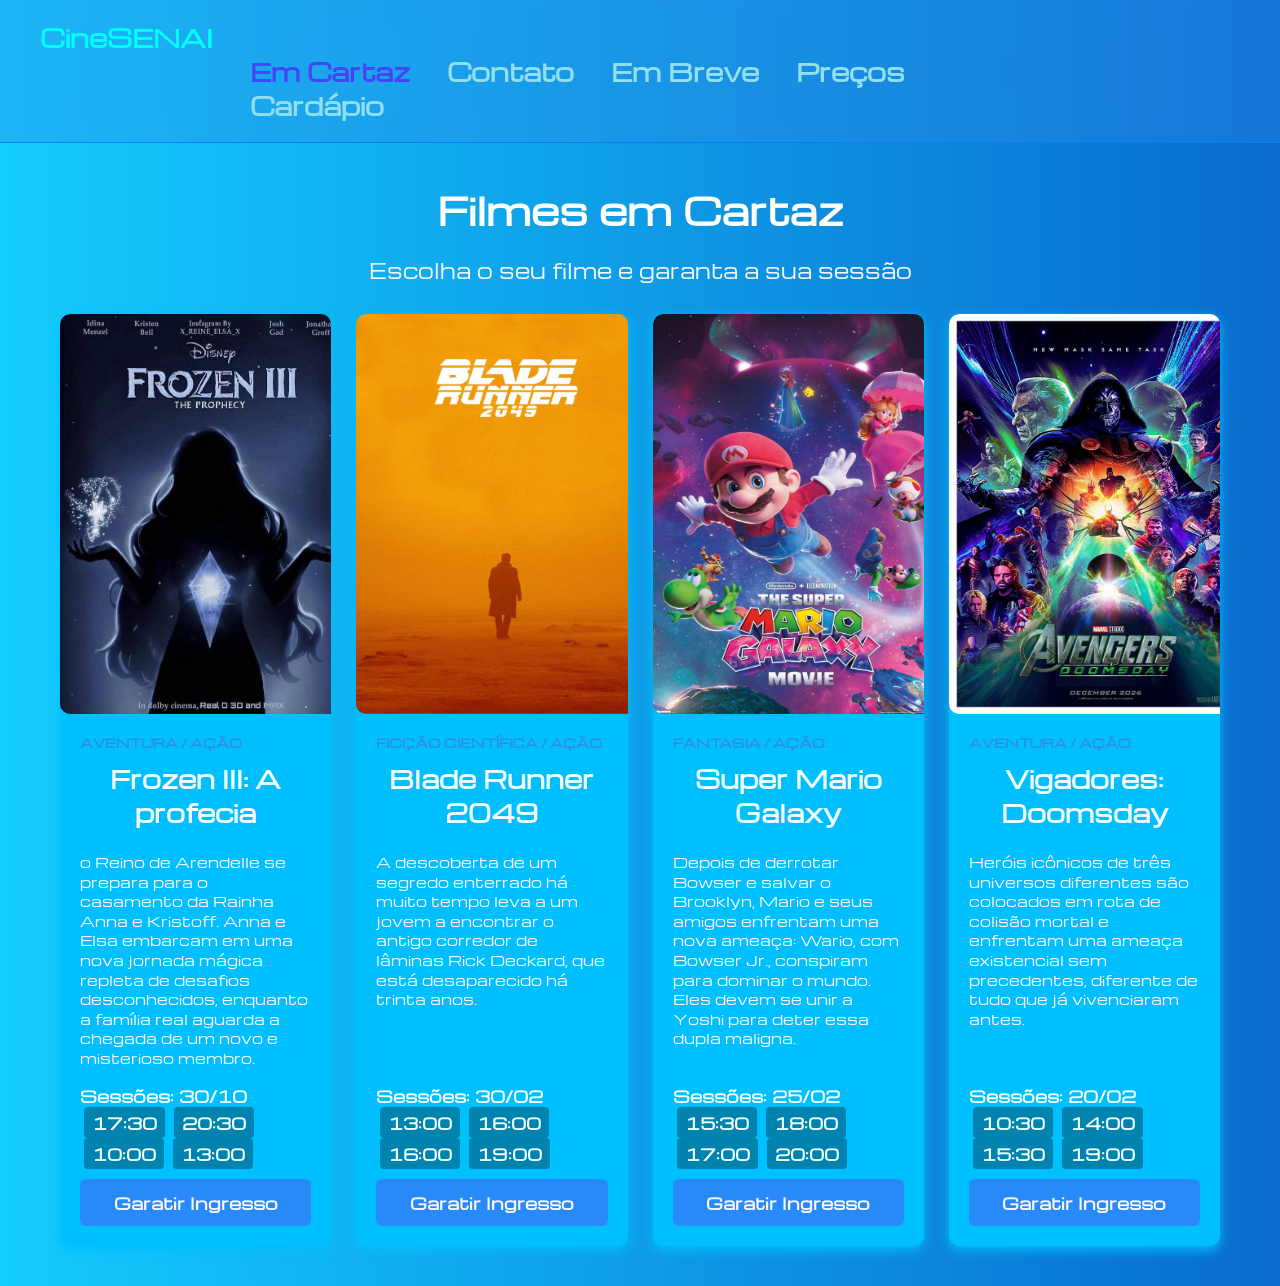
<file: index.html>
<!DOCTYPE html>
<html lang="pt-BR">
<head>
    <meta charset="UTF-8">
    <meta name="viewport" content="width=device-width, initial-scale=1.0">
    
    <title>CineSENAI - Filmes em Cartaz</title>
    <link rel="stylesheet" href="style.css">

    <link rel="icon" type="image/png" href="CineSENAI (1).png">
    <!-- colocando a imagem -->

<!-- semântica -> principal para motores de busca (uso de palavras chave) -->
 <!-- Tag pai -> tem filho e vice versa -->
</head>
<body>
    <!-- <img src="Design sem nome.png" class="vaiProFundo"> -->
<!-- corpo do site -->
    <header class="cabecalho">
    <!-- cabeçalho -->
        <div class="logo">
            <!-- bloco para codigos / divisao do site -->
            CineSENAI
            <nav class="menu">
                <!-- menu de NAV egação -->
                <a href="index.html" class="selecionado">Em Cartaz</a>
                <a href="contato.html">Contato</a>
                <!-- target="_blank" cria uma nova aba -->
                <a href="emBreve.html">Em Breve</a>
                <a href="garantirIngresso.html">Preços</a>
                <a href="cardapio.html">Cardápio</a>
            </nav>
        </div>
    </header> 
    
    <main class="container">
        <!-- conteudo pricipal do site -->
        
        <h1 class="titulo-secao">Filmes em Cartaz</h1>
        <p class="subtitulo">Escolha o seu filme e garanta a sua sessão</p>


         <section class="grade-filmes">
             <!-- bloco que agrupa conteudo sobre o mesmo assunto -->
                <article class="card-filme">

                <!--article -> filho do section (pq ta dentro dele)  -->
                <img src="download (1).jpg" alt="Frozen III: A profecia">
                <!-- o alt é para o motor de busca saber o que é -->

                <div class="conteudo-filme">

                    <span class="genero"> Aventura / Ação </span>
                    <h2 class="nome-filme">Frozen III: A profecia</h2>
                    <p class="sinopse">o Reino de Arendelle se prepara para o casamento da Rainha Anna e Kristoff. Anna e Elsa embarcam em uma nova jornada mágica repleta de desafios desconhecidos, enquanto a família real aguarda a chegada de um novo e misterioso membro.</p>
                    
                    <div class="secoes">

                        <strong>Sessões: 30/10</strong>

                        <span class="horario">17:30</span>
                        <span class="horario">20:30</span>

                        <span class="horario">10:00</span>

                        <span class="horario">13:00</span>
                    </div>
                    <a href="garantirIngresso.html" class="botao-comprar">Garatir Ingresso</a>
                </div>  
                
              </article>

              <!-- FILME 2 -->

               <article class="card-filme">

                <!--article -> filho do section (pq ta dentro dele)  -->
                <img src="Blade Runner 2049.jpg" alt="blade runner 2049">
                <!-- o alt é para o motor de busca saber o que é -->

                <div class="conteudo-filme">

                    <span class="genero"> Ficção científica / Ação </span>
                    <h2 class="nome-filme">Blade Runner 2049</h2>
                    <p class="sinopse">A descoberta de um segredo enterrado há muito tempo leva a um jovem a encontrar o antigo corredor de lâminas Rick Deckard, que está desaparecido há trinta anos.</p>
                    
                    <div class="secoes">

                        <strong>Sessões: 30/02</strong>
                        
                        <span class="horario">13:00</span>
                        <span class="horario">16:00</span>

                        <span class="horario">16:00</span>
                        <span class="horario">19:00</span>
                    </div>
                    <a href="garantirIngresso.html" class="botao-comprar">Garatir Ingresso</a>
                </div>  
                
              </article>

              <!-- FILME 3 -->

               <article class="card-filme">

                <!--article -> filho do section (pq ta dentro dele)  -->
                <img src="The Super Mario Galaxy Movie.jpg" alt="Super Mario Galaxy Filme">
                <!-- o alt é para o motor de busca saber o que é -->

                <div class="conteudo-filme">

                    <span class="genero"> Fantasia / Ação </span>
                    <h2 class="nome-filme">Super Mario Galaxy</h2>
                    <p class="sinopse">Depois de derrotar Bowser e salvar o Brooklyn, Mario e seus amigos enfrentam uma nova ameaça: Wario, com Bowser Jr., conspiram para dominar o mundo. Eles devem se unir a Yoshi para deter essa dupla maligna.</p>
                    
                    <div class="secoes">

                        <strong>Sessões: 25/02</strong>

                        <span class="horario">15:30</span>
                        <span class="horario">18:00</span>

                        <span class="horario">17:00</span>

                        <span class="horario">20:00</span>
                    </div>
                    <a href="garantirIngresso.html" class="botao-comprar">Garatir Ingresso</a>
                </div>  
                
              </article>

              <!-- FILME 4 -->

               <article class="card-filme">

                <!--article -> filho do section (pq ta dentro dele)  -->
                <img src="AVENGERS DOOMSDAY poster hd 2026.jpg" alt="Vigadores: Doomsday">
                <!-- o alt é para o motor de busca saber o que é -->

                <div class="conteudo-filme">

                    <span class="genero"> Aventura / Ação </span>
                    <h2 class="nome-filme">Vigadores: Doomsday</h2>
                    <p class="sinopse">Heróis icônicos de três universos diferentes são colocados em rota de colisão mortal e enfrentam uma ameaça existencial sem precedentes, diferente de tudo que já vivenciaram antes.</p>
                    
                    <div class="secoes">

                        <strong>Sessões: 20/02</strong>

                        <span class="horario">10:30</span>
                        <span class="horario">14:00</span>

                        <span class="horario">15:30</span>

                        <span class="horario">19:00</span>
                    </div>
                                            
                    <a href="garantirIngresso.html" class="botao-comprar">Garatir Ingresso</a>
                </div>  
                
              </article>

              
              
         </section>
    </main>
</body>
</html>
</file>
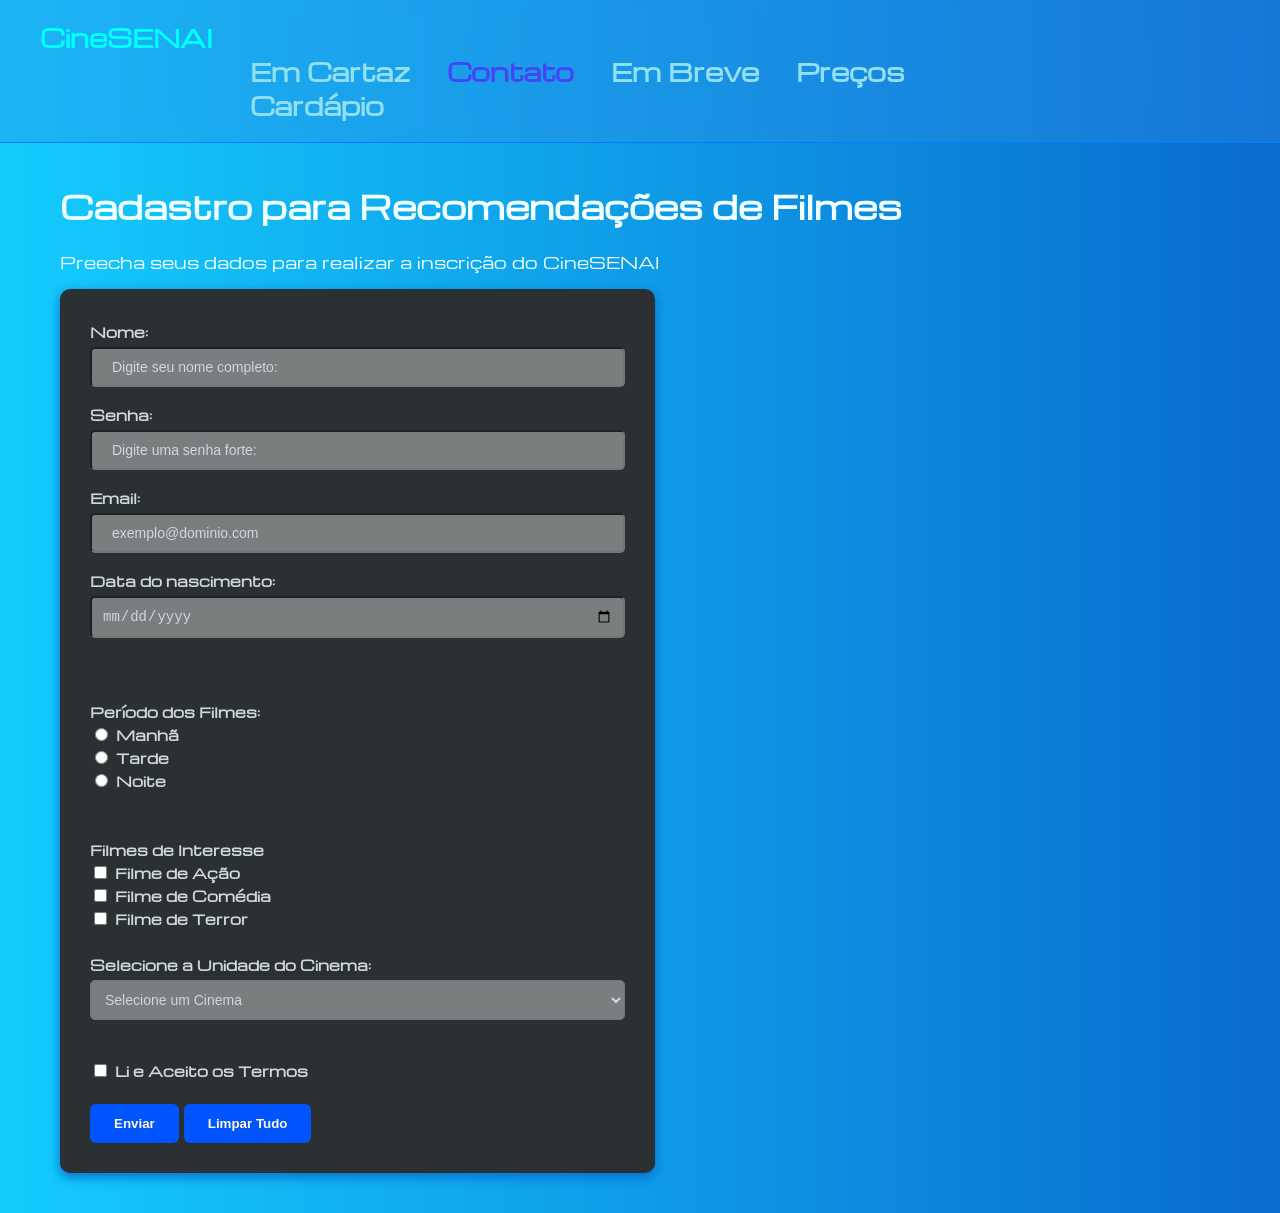
<file: contato.html>
<!DOCTYPE html>
<html lang="pt-BR">
<head>
    <meta charset="UTF-8">
    <meta name="viewport" content="width=device-width, initial-scale=1.0">
    <title>Contato</title>
    <link rel="stylesheet" href="style.css">
    <link rel="icon" type="image/png" href="CineSENAI (1).png">
</head>
<body>
    <!-- corpo do site -->
    <header class="cabecalho">
    <!-- cabeçalho -->
        <div class="logo">
            <!-- bloco para codigos / divisao do site -->
            CineSENAI
            <nav class="menu">
                <a href="index.html">Em Cartaz</a>
                <a href="contato.html" class="selecionado">Contato</a>
                <a href="emBreve.html">Em Breve</a>
                <a href="garantirIngresso.html">Preços</a>
                <a href="cardapio.html">Cardápio</a>
            </nav>
        </div>
    </header> 
    
    <main class="container">
        <h1>Cadastro para Recomendações de Filmes</h1>
        <p>Preecha seus dados para realizar a inscrição do CineSENAI</p>
        
        
        <div class="areaInscricao">
            
            <form action="/processar-cadastro" method="post" class="colunaForm">
                
                <!-- ------------------ NOME ---------------------------------------- -->
                <label for="nome">Nome: </label>
                <input type="text" name="nome" id="nome" placeholder="Digite seu nome completo: " required minlength="3" maxlength="50">
                <br>
                <!-- precisa de uma tage para saber que é um nome, pra isso existe o "name" -->
                
                <!-- ------------------ SENHA ---------------------------------------- -->
                <label for="senha">Senha: </label>
                <input type="password" name="senha" id="senha" placeholder="Digite uma senha forte: " required minlength="8" maxlength="15">
                <br>

                <!-- ------------------ EMAIL ---------------------------------------- -->
                <label for="email">Email: </label>
                <input type="email" name="email" id="email" placeholder="exemplo@dominio.com" required>
                <br>

                <!-- ------------------ DATA NASCIMENTO ---------------------------------------- -->
                <label for="dataNasc">Data do nascimento: </label>
                <input type="date" name="dataNasc" id="dataNasc" placeholder="Digite sua data de nascimento: " min="1900-01-01" max="2026-12-31" required>
                <br><br><br>


                

                
                <!-- ------------------ PERÍODO DOS FILMES ---------------------------------------- -->
                <label>Período dos Filmes: </label>
                
                <br>
                
                <!-- ------------------ MANHA ---------------------------------------- -->
                <input type="radio" name="turno" id="turnoManha" value="manha" required>
                <label for="turnoManha">Manhã</label>
                
                <br>
                
                <!-- ------------------ TARDE ---------------------------------------- -->
                <input type="radio" name="turno" id="turnoTarde" value="tarde" required>
                <label for="turnoTarde">Tarde</label>
                
                <br>
                
                <!-- ------------------ NOITE ---------------------------------------- -->
                <input type="radio" name="turno" id="turnoNoite" value="noite" required>
                <label for="turnoTarde">Noite</label>
                <!-- se o name do turnoTarde, TurnoNoite e turnoManha forem diferentes, eles podem ser selecionados juntos -->
                
                

                <br><br><br>
                <!-- ------------------ Filmes de interesse ---------------------------------------- -->
                <label>Filmes de Interesse</label>
                <br>
                
                
                <!-- ------------------ AÇÃO ---------------------------------------- -->

                <input type="checkbox" name="interesse" id="acao">
                <label for="acao">Filme de Ação</label>
                <br>
                
                <!-- ------------------ COMÉDIA ---------------------------------------- -->
                <input type="checkbox" name="interesse" id="comedia">
                <label for="comedia">Filme de Comédia</label>
                <br>
                
                <!-- ------------------ TERROR ---------------------------------------- -->
                <input type="checkbox" name="interesse" id="terror">
                <label for="terror">Filme de Terror</label>
                <br>
                <br>
                
                
                <!-- ------------------- Selecionar unidade ---------------------------------------- -->
                <label for="unidade">Selecione a Unidade do Cinema: </label>
                
                <select name="unidade" id="unidade" required>

                    <option value="" disa selected>Selecione um Cinema</option>
                    <option value="sp">São Paulo - Capital</option>
                    <option value="votuporanga">Votuporanga</option>
                    <option value="sebastianopolis">Sebastianópolis do Sul</option>
                    <option value="valentim">Valentim</option>
                    <option value="parisi">Parisi</option>
                    <option value="vilaCarvalho">Vila Carvalho</option>
                    <option value="Simonsen">Simonsen</option>

                </select>
                <br><br>
                <input type="checkbox" name="termos" id="termos">
                <label for="termos">Li e Aceito os Termos</label>
                <br><br>

                <button type="submit" class="btnEnviar">Enviar</button>
                <button type="reset" class="btnLimpar">Limpar Tudo</button>
                
            </form>
            <!-- action = onde vai ser armazenado o formulario -->
            <div class="colunaMidia"><iframe src="https://www.google.com/maps/embed?pb=!1m18!1m12!1m3!1d5525.53797360967!2d-49.92918627005194!3d-20.657384982115513!2m3!1f0!2f0!3f0!3m2!1i1024!2i768!4f13.1!3m3!1m2!1s0x94bd64b1f3d46219%3A0x983ea8986b35a770!2sSebastian%C3%B3polis%20do%20Sul%2C%20SP%2C%2015180-000!5e1!3m2!1spt-BR!2sbr!4v1787665705579!5m2!1spt-BR!2sbr" width="600" height="450" style="border:0;" allowfullscreen="" loading="lazy" referrerpolicy="strict-origin-when-cross-origin"></iframe>
            

            <!-- <iframe width="560" height="315" src="https://www.youtube.com/embed/DBagKdhTklI?si=8zol1l0vnaOvvYPD" title="YouTube video player" frameborder="0" allow="accelerometer; autoplay; clipboard-write; encrypted-media; gyroscope; picture-in-picture; web-share" referrerpolicy="strict-origin-when-cross-origin" allowfullscreen></iframe> -->

                        <!-- <iframe width="700" height="400" src="https://diekmann.github.io/wasm-fizzbuzz/doom/" title="YouTube video player" frameborder="0" allow="accelerometer; autoplay; clipboard-write; encrypted-media; gyroscope; picture-in-picture; web-share" referrerpolicy="strict-origin-when-cross-origin" allowfullscreen></iframe> -->
            <iframe width="560" height="315" src="https://www.youtube.com/embed/Ru4rhdbCMVA?si=otYlTpz1NHzByV0M" title="YouTube video player" frameborder="0" allow="accelerometer; autoplay; clipboard-write; encrypted-media; gyroscope; picture-in-picture; web-share" referrerpolicy="strict-origin-when-cross-origin" allowfullscreen></iframe>
            <!-- no google maps, youtube, sla -> compartilhar -> icorporar -> copiar -->

            </div>
        </div>
    </main>

</body>
</html>
</file>
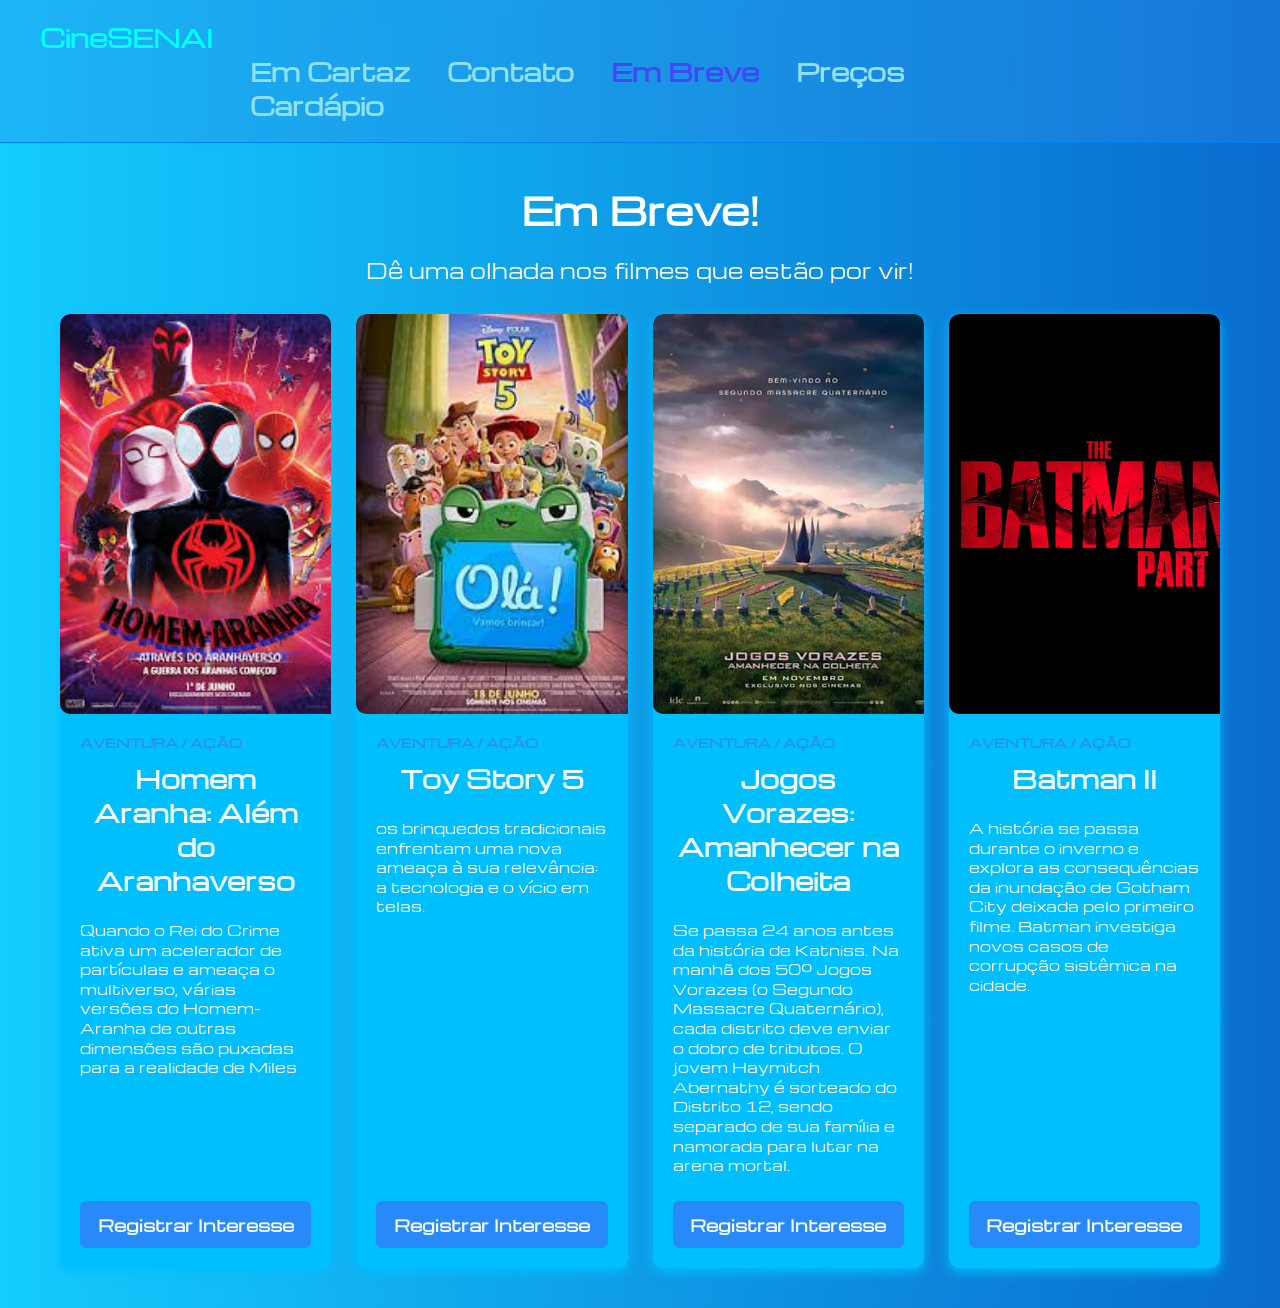
<file: emBreve.html>
<!DOCTYPE html>
<html lang="pt-BR">
<head>
    <meta charset="UTF-8">
    <meta name="viewport" content="width=device-width, initial-scale=1.0">
    
    <title>CineSENAI - Filmes em Cartaz</title>
    <link rel="stylesheet" href="style.css">

    <link rel="icon" type="image/png" href="CineSENAI (1).png">
</head>
<body>

    <header class="cabecalho">

        <div class="logo">

            CineSENAI
            <nav class="menu">
                <!-- menu de NAV egação -->
                <a href="index.html">Em Cartaz</a>
                <a href="contato.html">Contato</a>
                <a href="emBreve.html" class="selecionado">Em Breve</a>
                <a href="garantirIngresso.html">Preços</a>
                <a href="cardapio.html">Cardápio</a>
            </nav>
        </div>
    </header> 
    
    <main class="container">
        <h1 class="titulo-secao">Em Breve!</h1>
        <p class="subtitulo">Dê uma olhada nos filmes que estão por vir!</p>


         <section class="grade-filmes">

<!-- ------------------------ FILME 1 --------------------------------------- -->
            <article class="card-filme">

                <img src="homemAranha.jpg" alt="Homem Aranha: Além do Aranhaverso">

                <div class="conteudo-filme">

                    <span class="genero"> Aventura / Ação </span>
                    <h2 class="nome-filme">Homem Aranha: Além do Aranhaverso</h2>
                    <p class="sinopse">Quando o Rei do Crime ativa um acelerador de partículas e ameaça o multiverso, várias versões do Homem-Aranha de outras dimensões são puxadas para a realidade de Miles</p>
                    
                    <a href="" class="botao-comprar">Registrar Interesse</a>
                </div>  
                
              </article>

              
<!-- ------------------------ FILME 2 --------------------------------------- -->
            <article class="card-filme">

                <img src="toyStory.jpg" alt="Toy Story 5">

                <div class="conteudo-filme">

                    <span class="genero"> Aventura / Ação </span>
                    <h2 class="nome-filme">Toy Story 5</h2>
                    <p class="sinopse">os brinquedos tradicionais enfrentam uma nova ameaça à sua relevância: a tecnologia e o vício em telas.</p>
                    
                    <a href="" class="botao-comprar">Registrar Interesse</a>
                </div>  
                
              </article>

              
<!-- ------------------------ FILME 3 --------------------------------------- -->
            <article class="card-filme">

                <img src="jogosVorazes.jpg" alt="Jogos Vorazes: Amanhecer na Colheita">

                <div class="conteudo-filme">

                    <span class="genero"> Aventura / Ação </span>
                    <h2 class="nome-filme">Jogos Vorazes: Amanhecer na Colheita</h2>
                    <p class="sinopse">Se passa 24 anos antes da história de Katniss. Na manhã dos 50º Jogos Vorazes (o Segundo Massacre Quaternário), cada distrito deve enviar o dobro de tributos. O jovem Haymitch Abernathy é sorteado do Distrito 12, sendo separado de sua família e namorada para lutar na arena mortal.</p>
                    
                    <a href="" class="botao-comprar">Registrar Interesse</a>
                </div>  
                
              </article>

              
<!-- ------------------------ FILME 4 --------------------------------------- -->
            <article class="card-filme">

                <img src="batmaII.jpg" alt="Batman II">

                <div class="conteudo-filme">

                    <span class="genero"> Aventura / Ação </span>
                    <h2 class="nome-filme">Batman II</h2>
                    <p class="sinopse">A história se passa durante o inverno e explora as consequências da inundação de Gotham City deixada pelo primeiro filme. Batman investiga novos casos de corrupção sistêmica na cidade.</p>
                    
                    <a href="" class="botao-comprar">Registrar Interesse</a>
                </div>  
                
              </article>

              

              
              
         </section>
    </main>
</body>
</html>
</file>
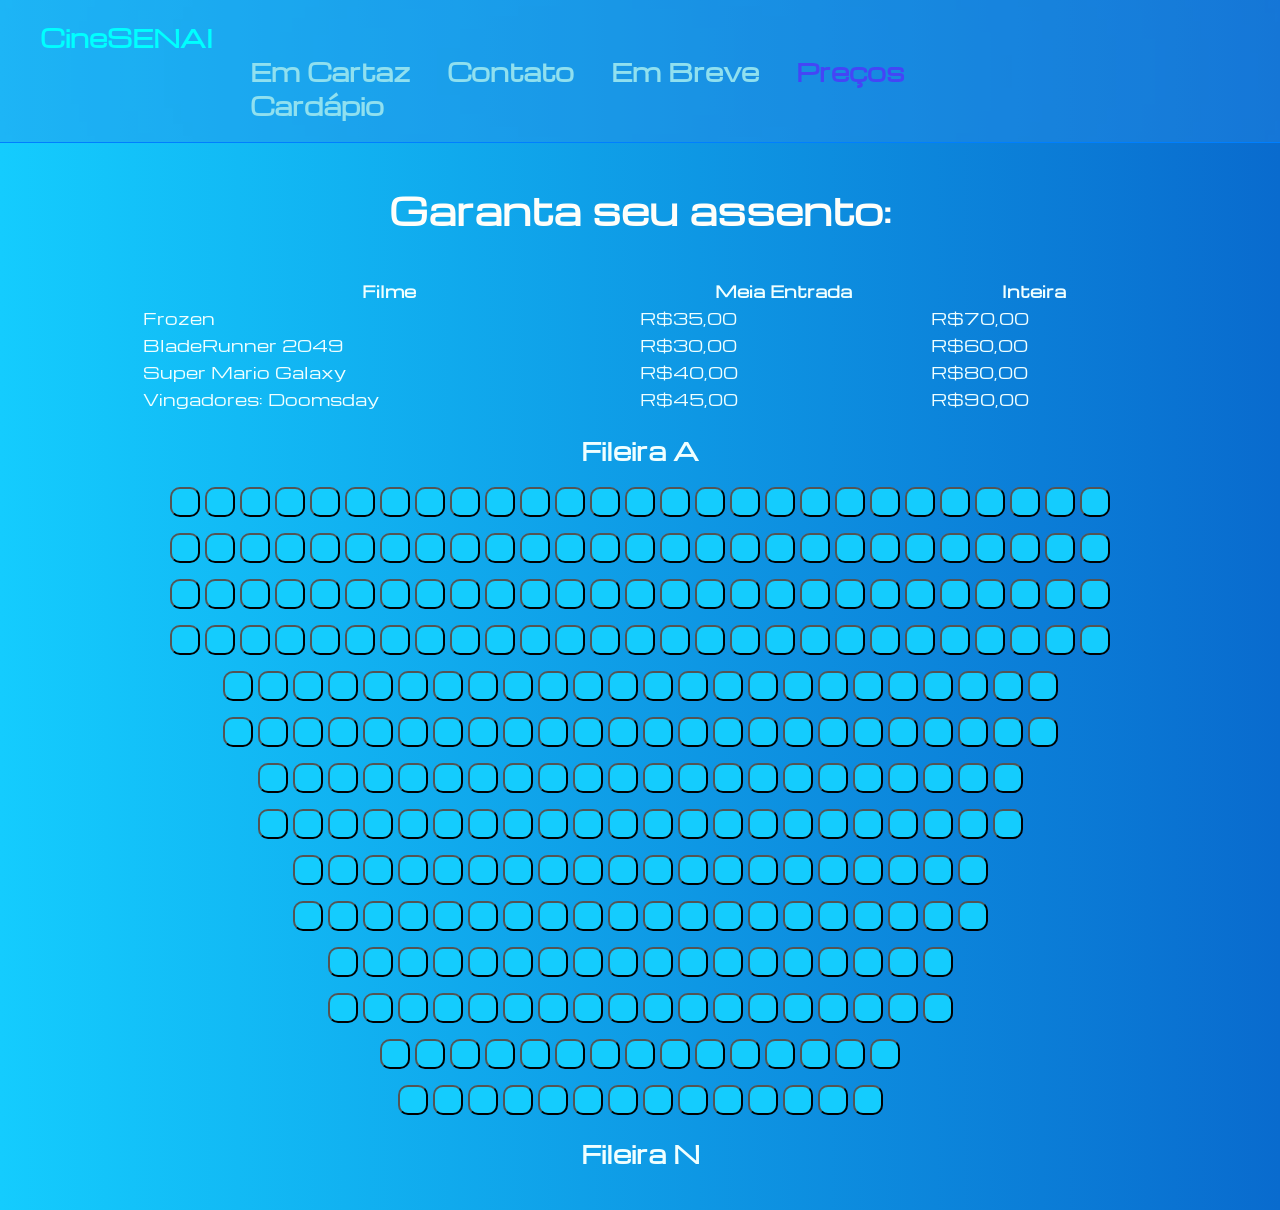
<file: garantirIngresso.html>
<!DOCTYPE html>
<html lang="pt-BR">
<head>
    <meta charset="UTF-8">
    <meta name="viewport" content="width=device-width, initial-scale=1.0">
    <title>Contato</title>
    <link rel="stylesheet" href="style.css">
    <link rel="icon" type="image/png" href="CineSENAI (1).png">
</head>
<body>
    <!-- corpo do site -->
    <header class="cabecalho">
    <!-- cabeçalho -->
        <div class="logo">
            <!-- bloco para codigos / divisao do site -->
            CineSENAI
            <nav class="menu">
                <a href="index.html">Em Cartaz</a>
                <a href="contato.html">Contato</a>
                <a href="emBreve.html">Em Breve</a>
                <a href="garantirIngresso.html" class="selecionado">Preços</a>
                <a href="cardapio.html">Cardápio</a>
            </nav>
        </div>
    </header> 

    <main class="container">

        <h1 class="titulo-secao">Garanta seu assento: </h1>
        <div class="tabelaPrecos">
        <table>
            <thead>
                <tr>
                <th>Filme</th>
                <th>Meia Entrada</th>
                <th>Inteira</th>
                </tr>
            </thead>
            <tbody>
                <tr>

                    <td>Frozen</td>
                    
                    <td>R$35,00</td>
                    
                    <td>R$70,00</td>
                
                </tr>
                
                <tr>

                    <td>BladeRunner 2049</td>
                    
                    <td>R$30,00</td>
                    
                    <td>R$60,00</td>
                
                </tr>
                
                <tr>

                    <td>Super Mario Galaxy</td>
                    
                    <td>R$40,00</td>
                    
                    <td>R$80,00</td>
                
                </tr>
                
                <tr>

                    <td>Vingadores: Doomsday</td>
                    
                    <td>R$45,00</td>
                    
                    <td>R$90,00</td>
                
                </tr>
            </tbody>
        </table>
        </div>

        <div class="containerAssentos">
            <h2>Fileira A</h2>
            <div class="linha">
                <button class="assento"> </button>
                <button class="assento"> </button>
                <button class="assento"> </button>
                <button class="assento"> </button>
                <button class="assento"> </button>
                <button class="assento"> </button>
                <button class="assento"> </button>
                <button class="assento"> </button>
                <button class="assento"> </button>
                <button class="assento"> </button>
                <button class="assento"> </button>
                <button class="assento"> </button>
                <button class="assento"> </button>
                <button class="assento"> </button>
                <button class="assento"> </button>
                <button class="assento"> </button>
                <button class="assento"> </button>
                <button class="assento"> </button>
                <button class="assento"> </button>
                <button class="assento"> </button>
                <button class="assento"> </button>
                <button class="assento"> </button>
                <button class="assento"> </button>
                <button class="assento"> </button>
                <button class="assento"> </button>
                <button class="assento"> </button>
                <button class="assento"> </button>
            </div>
             <div class="linha">
                <button class="assento"> </button>
                <button class="assento"> </button>
                <button class="assento"> </button>
                <button class="assento"> </button>
                <button class="assento"> </button>
                <button class="assento"> </button>
                <button class="assento"> </button>
                <button class="assento"> </button>
                <button class="assento"> </button>
                <button class="assento"> </button>
                <button class="assento"> </button>
                <button class="assento"> </button>
                <button class="assento"> </button>
                <button class="assento"> </button>
                <button class="assento"> </button>
                <button class="assento"> </button>
                <button class="assento"> </button>
                <button class="assento"> </button>
                <button class="assento"> </button>
                <button class="assento"> </button>
                <button class="assento"> </button>
                <button class="assento"> </button>
                <button class="assento"> </button>
                <button class="assento"> </button>
                <button class="assento"> </button>
                <button class="assento"> </button>
                <button class="assento"> </button>
            </div>
            <div class="linha">
                <button class="assento"> </button>
                <button class="assento"> </button>
                <button class="assento"> </button>
                <button class="assento"> </button>
                <button class="assento"> </button>
                <button class="assento"> </button>
                <button class="assento"> </button>
                <button class="assento"> </button>
                <button class="assento"> </button>
                <button class="assento"> </button>
                <button class="assento"> </button>
                <button class="assento"> </button>
                <button class="assento"> </button>
                <button class="assento"> </button>
                <button class="assento"> </button>
                <button class="assento"> </button>
                <button class="assento"> </button>
                <button class="assento"> </button>
                <button class="assento"> </button>
                <button class="assento"> </button>
                <button class="assento"> </button>
                <button class="assento"> </button>
                <button class="assento"> </button>
                <button class="assento"> </button>
                <button class="assento"> </button>
                <button class="assento"> </button>
                <button class="assento"> </button>
            </div>
            <div class="linha">
                <button class="assento"> </button>
                <button class="assento"> </button>
                <button class="assento"> </button>
                <button class="assento"> </button>
                <button class="assento"> </button>
                <button class="assento"> </button>
                <button class="assento"> </button>
                <button class="assento"> </button>
                <button class="assento"> </button>
                <button class="assento"> </button>
                <button class="assento"> </button>
                <button class="assento"> </button>
                <button class="assento"> </button>
                <button class="assento"> </button>
                <button class="assento"> </button>
                <button class="assento"> </button>
                <button class="assento"> </button>
                <button class="assento"> </button>
                <button class="assento"> </button>
                <button class="assento"> </button>
                <button class="assento"> </button>
                <button class="assento"> </button>
                <button class="assento"> </button>
                <button class="assento"> </button>
                <button class="assento"> </button>
                <button class="assento"> </button>
                <button class="assento"> </button>
            </div>
            <div class="linha">
                <button class="assento"> </button>
                <button class="assento"> </button>
                <button class="assento"> </button>
                <button class="assento"> </button>
                <button class="assento"> </button>
                <button class="assento"> </button>
                <button class="assento"> </button>
                <button class="assento"> </button>
                <button class="assento"> </button>
                <button class="assento"> </button>
                <button class="assento"> </button>
                <button class="assento"> </button>
                <button class="assento"> </button>
                <button class="assento"> </button>
                <button class="assento"> </button>
                <button class="assento"> </button>
                <button class="assento"> </button>
                <button class="assento"> </button>
                <button class="assento"> </button>
                <button class="assento"> </button>
                <button class="assento"> </button>
                <button class="assento"> </button>
                <button class="assento"> </button>
                <button class="assento"> </button>
            </div>
            <div class="linha">
                <button class="assento"> </button>
                <button class="assento"> </button>
                <button class="assento"> </button>
                <button class="assento"> </button>
                <button class="assento"> </button>
                <button class="assento"> </button>
                <button class="assento"> </button>
                <button class="assento"> </button>
                <button class="assento"> </button>
                <button class="assento"> </button>
                <button class="assento"> </button>
                <button class="assento"> </button>
                <button class="assento"> </button>
                <button class="assento"> </button>
                <button class="assento"> </button>
                <button class="assento"> </button>
                <button class="assento"> </button>
                <button class="assento"> </button>
                <button class="assento"> </button>
                <button class="assento"> </button>
                <button class="assento"> </button>
                <button class="assento"> </button>
                <button class="assento"> </button>
                <button class="assento"> </button>
            </div>
            <div class="linha">
                <button class="assento"> </button>
                <button class="assento"> </button>
                <button class="assento"> </button>
                <button class="assento"> </button>
                <button class="assento"> </button>
                <button class="assento"> </button>
                <button class="assento"> </button>
                <button class="assento"> </button>
                <button class="assento"> </button>
                <button class="assento"> </button>
                <button class="assento"> </button>
                <button class="assento"> </button>
                <button class="assento"> </button>
                <button class="assento"> </button>
                <button class="assento"> </button>
                <button class="assento"> </button>
                <button class="assento"> </button>
                <button class="assento"> </button>
                <button class="assento"> </button>
                <button class="assento"> </button>
                <button class="assento"> </button>
                <button class="assento"> </button>
            </div>
            <div class="linha">
                <button class="assento"> </button>
                <button class="assento"> </button>
                <button class="assento"> </button>
                <button class="assento"> </button>
                <button class="assento"> </button>
                <button class="assento"> </button>
                <button class="assento"> </button>
                <button class="assento"> </button>
                <button class="assento"> </button>
                <button class="assento"> </button>
                <button class="assento"> </button>
                <button class="assento"> </button>
                <button class="assento"> </button>
                <button class="assento"> </button>
                <button class="assento"> </button>
                <button class="assento"> </button>
                <button class="assento"> </button>
                <button class="assento"> </button>
                <button class="assento"> </button>
                <button class="assento"> </button>
                <button class="assento"> </button>
                <button class="assento"> </button>
            </div>
            <div class="linha">
                <button class="assento"> </button>
                <button class="assento"> </button>
                <button class="assento"> </button>
                <button class="assento"> </button>
                <button class="assento"> </button>
                <button class="assento"> </button>
                <button class="assento"> </button>
                <button class="assento"> </button>
                <button class="assento"> </button>
                <button class="assento"> </button>
                <button class="assento"> </button>
                <button class="assento"> </button>
                <button class="assento"> </button>
                <button class="assento"> </button>
                <button class="assento"> </button>
                <button class="assento"> </button>
                <button class="assento"> </button>
                <button class="assento"> </button>
                <button class="assento"> </button>
                <button class="assento"> </button>
            </div>
            <div class="linha">
                <button class="assento"> </button>
                <button class="assento"> </button>
                <button class="assento"> </button>
                <button class="assento"> </button>
                <button class="assento"> </button>
                <button class="assento"> </button>
                <button class="assento"> </button>
                <button class="assento"> </button>
                <button class="assento"> </button>
                <button class="assento"> </button>
                <button class="assento"> </button>
                <button class="assento"> </button>
                <button class="assento"> </button>
                <button class="assento"> </button>
                <button class="assento"> </button>
                <button class="assento"> </button>
                <button class="assento"> </button>
                <button class="assento"> </button>
                <button class="assento"> </button>
                <button class="assento"> </button>
            </div>
            <div class="linha">
                <button class="assento"> </button>
                <button class="assento"> </button>
                <button class="assento"> </button>
                <button class="assento"> </button>
                <button class="assento"> </button>
                <button class="assento"> </button>
                <button class="assento"> </button>
                <button class="assento"> </button>
                <button class="assento"> </button>
                <button class="assento"> </button>
                <button class="assento"> </button>
                <button class="assento"> </button>
                <button class="assento"> </button>
                <button class="assento"> </button>
                <button class="assento"> </button>
                <button class="assento"> </button>
                <button class="assento"> </button>
                <button class="assento"> </button>
            </div>
            <div class="linha">
                <button class="assento"> </button>
                <button class="assento"> </button>
                <button class="assento"> </button>
                <button class="assento"> </button>
                <button class="assento"> </button>
                <button class="assento"> </button>
                <button class="assento"> </button>
                <button class="assento"> </button>
                <button class="assento"> </button>
                <button class="assento"> </button>
                <button class="assento"> </button>
                <button class="assento"> </button>
                <button class="assento"> </button>
                <button class="assento"> </button>
                <button class="assento"> </button>
                <button class="assento"> </button>
                <button class="assento"> </button>
                <button class="assento"> </button>
            </div>
            <div class="linha">
                <button class="assento"> </button>
                <button class="assento"> </button>
                <button class="assento"> </button>
                <button class="assento"> </button>
                <button class="assento"> </button>
                <button class="assento"> </button>
                <button class="assento"> </button>
                <button class="assento"> </button>
                <button class="assento"> </button>
                <button class="assento"> </button>
                <button class="assento"> </button>
                <button class="assento"> </button>
                <button class="assento"> </button>
                <button class="assento"> </button>
                <button class="assento"> </button>
            </div>
            <div class="linha">
                <button class="assento"> </button>
                <button class="assento"> </button>
                <button class="assento"> </button>
                <button class="assento"> </button>
                <button class="assento"> </button>
                <button class="assento"> </button>
                <button class="assento"> </button>
                <button class="assento"> </button>
                <button class="assento"> </button>
                <button class="assento"> </button>
                <button class="assento"> </button>
                <button class="assento"> </button>
                <button class="assento"> </button>
                <button class="assento"> </button>
            </div>
            <h2>Fileira N</h2>
            </div>



        </main>
</body>
</file>
<file: style.css>
/* comentario */

/* FORMATAÇÃO DA MINHA PÁGINA  */

@import url('https://fonts.googleapis.com/css2?family=Bitcount+Prop+Single:wght@100..900&family=Jim+Nightshade&family=Michroma&display=swap');

*{
    /* isso afeta todo o site */
    box-sizing: border-box;
}
body{
    margin: 0;
    background-image: linear-gradient(to right, #14ccfe, #096bce);
    padding: 0;
    font-family: Michroma;
    color: #F0FFFF;
    /* cor da fonte */
}
.cabecalho{
    background-color: #318ce756;
    padding: 20px 40px;
    /* aumenta o FUNDO, o ESPAÇAMENTO */
    display: flex;
    /* faz com que cada um fique do lado do outro */
    justify-content: space-between;
    /* coloca cada filho separado */
    align-items: center;
    border-bottom: 1px solid #007FFF;
    /* fazendo uma linha inferior */
    backdrop-filter: blur(5000px);
    /* isso é um filtro pra embaçar pq eu quero botar umas img de fundo */
}

.logo{
    font-size: 24px;
    font-weight: bold;
    /* definindo a espessura em negrito */
    color: aqua;
    position: relative;
    margin-right: 300px;
    /* right: -25%; */

}
.menu{
    margin-left: 180px;
    position: relative;
}
.menu a{
    /* formatando todos os "a"s dentro da classe menu*/
    color: #90e0ef;
    text-decoration: none;
    /* tirando aquela linha que fica debaixo do link */
    margin-left: 30px;
    /* desgrudando ele do canto esquerdo */
    font-weight: bold;
    transition: color 0.6s ease;
    /* nao sei pq ta ficando embaixo */
}
.menu a:hover{
    color: #0033ff;
}
.container{
    max-width: 1200px;
    /* largura maxima da tela */
    /* ele vai ter um limite de tamanho independente da tela */
    margin: 40px auto;
    /* margem */
    /* o "auto" significa que a direita e a esquerda ainda fica "grudado na imagem" */
    /* aparentemente ele só fica mais grudado pra esquerda msm*/
    /* as coisad que estao la dentro nao vao ficar colados na borda */
    padding: 0 20px;
    /* "margem interna" */
    /* a separação da margem */

}
.titulo-secao{
    font-size: 37px;
    margin-bottom: 5px;
    color: #FEFEFA;
    text-align: center;
}
.subtitulo{
    color: #F8F8FF;
    font-size: 20px;
    margin-bottom: 30px;
    /* afasta as imagens */
    text-align: center;
}
.grade-filmes{
    display: grid;
    /* vai organizar todos os elementos (filhos) em linhas e colunas  */
    grid-template-columns: repeat(auto-fit, minmax(260px, 1fr));
    /* pra deixar tudo na horizontal */
    gap: 25px;
}
.card-filme{
    background-color: #00BFFF;
    border-radius: 10px;
    /* Fazendo borda no paranaue em volta da imagem */
    overflow: hidden;
    transition: color 0.6s ease;
    box-shadow: 0 4px 12px #00BFFF;
    display: flex;
    flex-direction: column;
    /* muda o eixo (dispkay flex -> texto some. flex-direction column -> texto volta) */

    transition: transform 0.8s ease;
}
.card-filme:hover{
    transform: translateY(-100px);
    transition: color 1s ease;
    box-shadow: 0 30px 70px #d1d8da;
    
}
.poster{
    width: 100%;
    height: 320px;
    object-fit: cover;
    /* garante que todas as imagens fiquem com a altura perfeita */
}
img{
    width: 300px;
    border-radius: 10px;
    height: 400px;
}
.conteudo-filme{
    padding: 20px;
    display: flex;
    flex-direction: column;
    flex-grow: 1;
    /* estica verticalmente eempurra o botao para base */
}
.genero{
    font-size: 12px;
    color: #318CE7;
    text-transform: uppercase;
    font-weight: bold;
    margin-bottom: 5px;
}
.nome-filme{
    margin: 5px 0 10px 0;
}
.sinopse{
    font-size: 14px;
    color: #F8F8FF;
    line-height: 1.4;
    margin-bottom: 15px;
    flex-grow: 1;
}
.sessoes{
    font-size: 12px;
    margin-bottom: 20px;
}
.horario{
    display: inline-block;
    background-color: #0083af;
    border-radius: 4px;
    padding: 4px 8px;
    margin-left: 4px;
    color: #F0FFFF;
    font-weight: bold;
}
.botao-comprar{
    display: block;
    margin-top: 10px;
    /* pra afastar de cima */
    text-align: center;
    background-color: #2889f8;
    color: #F8F8FF;
    padding: 12px 0;
    border-radius: 6px;
    text-decoration: none;
    font-weight: bold;
}
.botao-comprar:hover{
    background-color: #0033ff;
    transition: 0.5s;
}   
.areaInscricao{
    display: flex;
    gap: 30px;
    /* espaçamento */
}
.colunaForm{
    flex: 1;
    /* faz o form crescer proporcionalmente */
    min-width: 320px;
    background-color: #2b3032;
    padding: 30px;
    /* INTERNA */
    border-radius: 10px;
    /* pra arredondar os cantos */
    box-shadow: 0 4px 12px #096bce;
}
.colunaMidia{
    flex: 1;
    min-width: 320px;
    display: flex;
    gap: 20px;
    flex-direction: column;
}
.colunaForm label{
    font-size: 14px;
    font-weight: bold;
    color: #d1d8da;
}
.colunaForm input[type="text"],
.colunaForm input[type="password"],
.colunaForm input[type="email"],
.colunaForm input[type="date"],
.colunaForm input::placeholder,
.colunaForm textarea,
.colunaForm select{
    width: 100%;
    padding: 10px;
    margin-top: 5px;
    margin-bottom: 15px;
    background-color: #7a7e7f;
    color: #d1d8da;
    border-radius: 5px;
    font-size: 14px;
}

.btnEnviar{
    background-color: rgb(0, 85, 255);
    color: cornsilk;
    border: none;
    padding: 12px 24px;
    border-radius: 6px;
    font-weight: bold;
    cursor: pointer;
    /* mudando o simbolo do mouse */
}
.btnLimpar{
    background-color: rgb(0, 85, 255);
    color: cornsilk;
    border: none;
    padding: 12px 24px;
    border-radius: 6px;
    font-weight: bold;
    cursor: pointer;
    /* mudando o simbolo do mouse */
}
.btnEnviar:hover, .btnLimpar:hover{
    transition: 0.3s ease-in;
    /* A TRANSIÇÃO EU PESQUISEI, NN É IA  */
    background-color: #00BFFF;
}

.vaiProFundo{
    width: 100%;
    height: 100%;
}
.menu .selecionado{
    color: #4545f6
}
.containerAssentos{
    cursor: default;
}
.linha{
    text-align: center;
    margin-bottom: 15px;
}
.assento{
    width: 30px;
    height: 30px;
    border-radius: 10px;
    background-color: #14ccfe;
}
.assento:hover{
    background-color: #2889f8;
    transition: 0.3s;
    cursor: pointer;
}
h2{
    text-align: center;
}
.tabelaPrecos{
    display: flex;
    flex-direction: column;
    width: 1000px;
    margin: 0 auto;
    margin-top: 40px;
}
.tabelaCardapio{
    width: 80%;
}
.tabelaPreco{
    width: 100%;
    /* vai ocupar 100% da tabelaCardapio */
    background-image: linear-gradient(to right, #4861d3, #0033ff);
    font-size: 15px;
    text-align: left;
}
.tabelaPreco th{
    background-color: #4545f6;
    color: #04c9ff;
    padding: 16px 20px;
    /* ;regra: cima, direita, baixo, esquerda */
    /* fazendo um espaçamento entre as linhas */
    font-size: 20px;
    font-weight: bold;
    text-transform: uppercase;
    /* deixando em maiusculo */
    border-bottom: 2px solid #14ccfe;
}
.tabelaPreco td{
    padding: 16px 20px;
    /* espaçamento interno */

    border-bottom: 1px solid #2b3032;
    /* borda debaixo */

    color: #F8F8FF;
}
</file>
